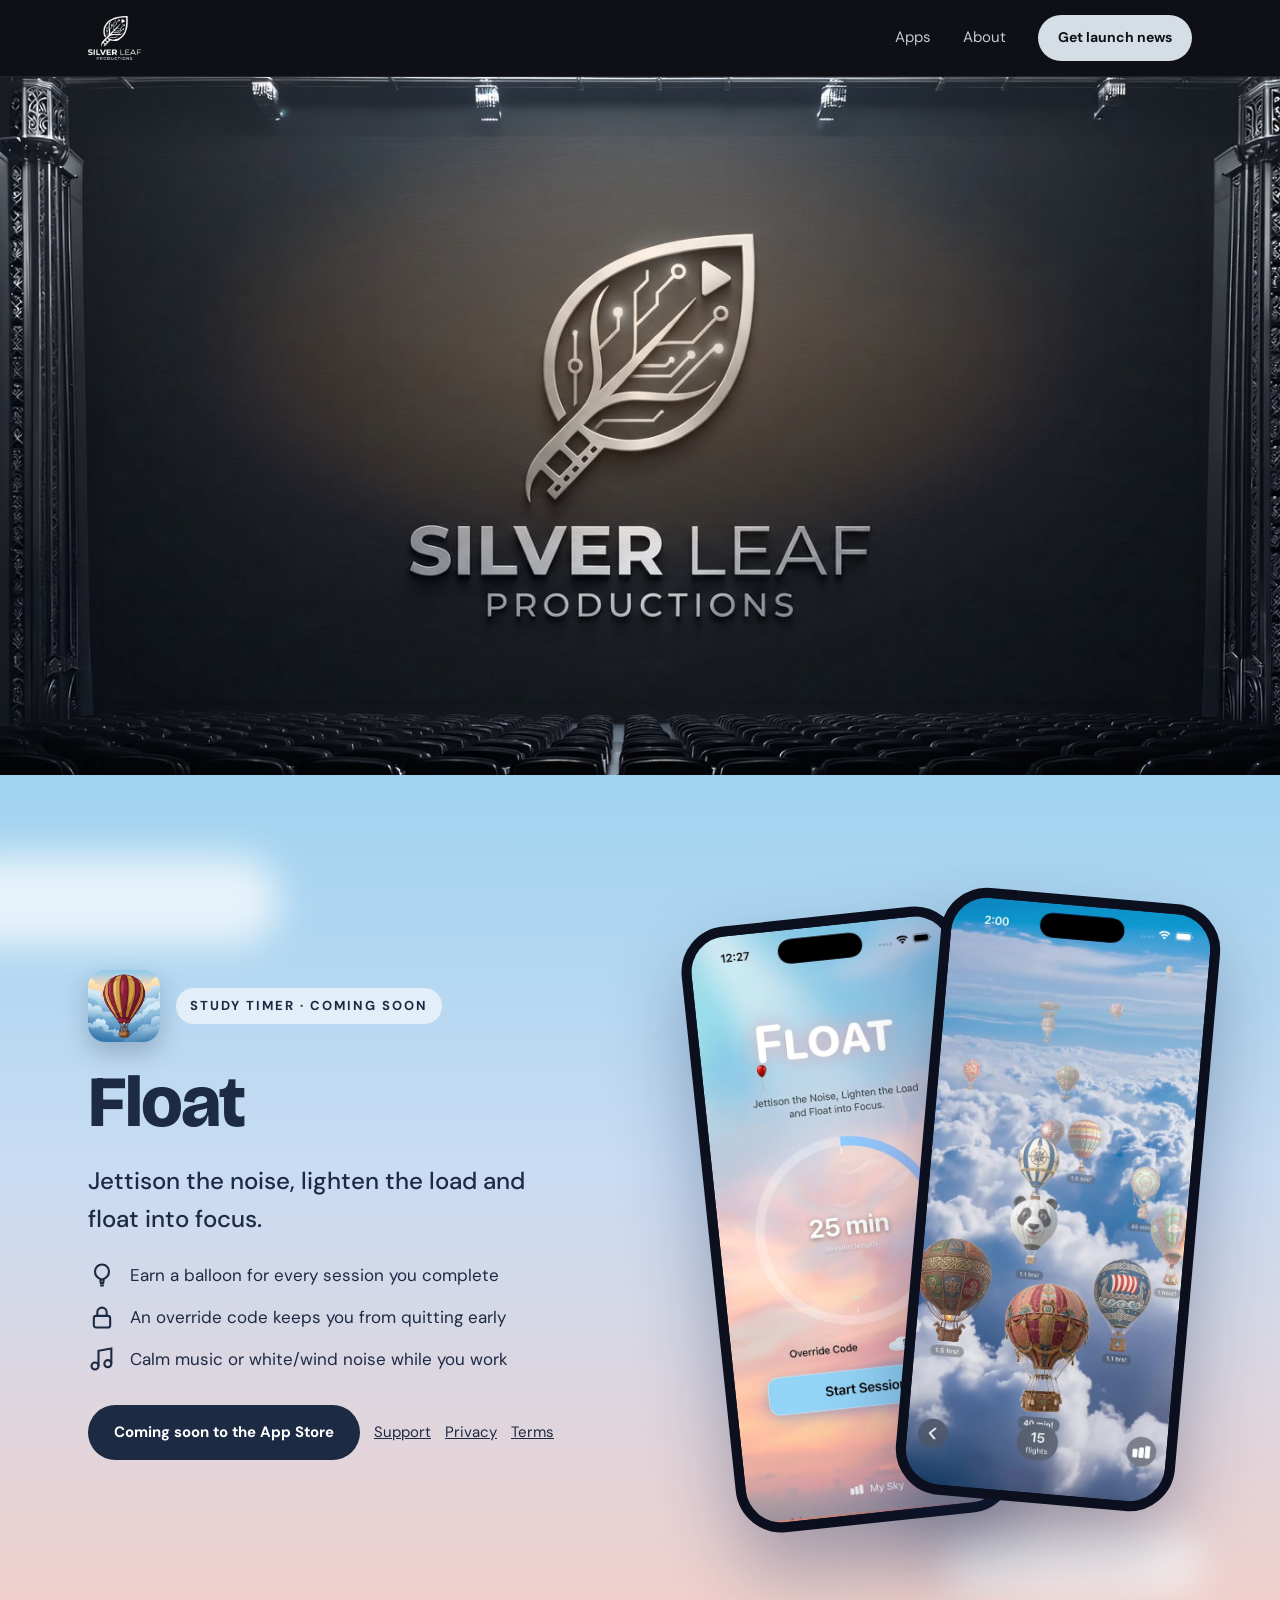
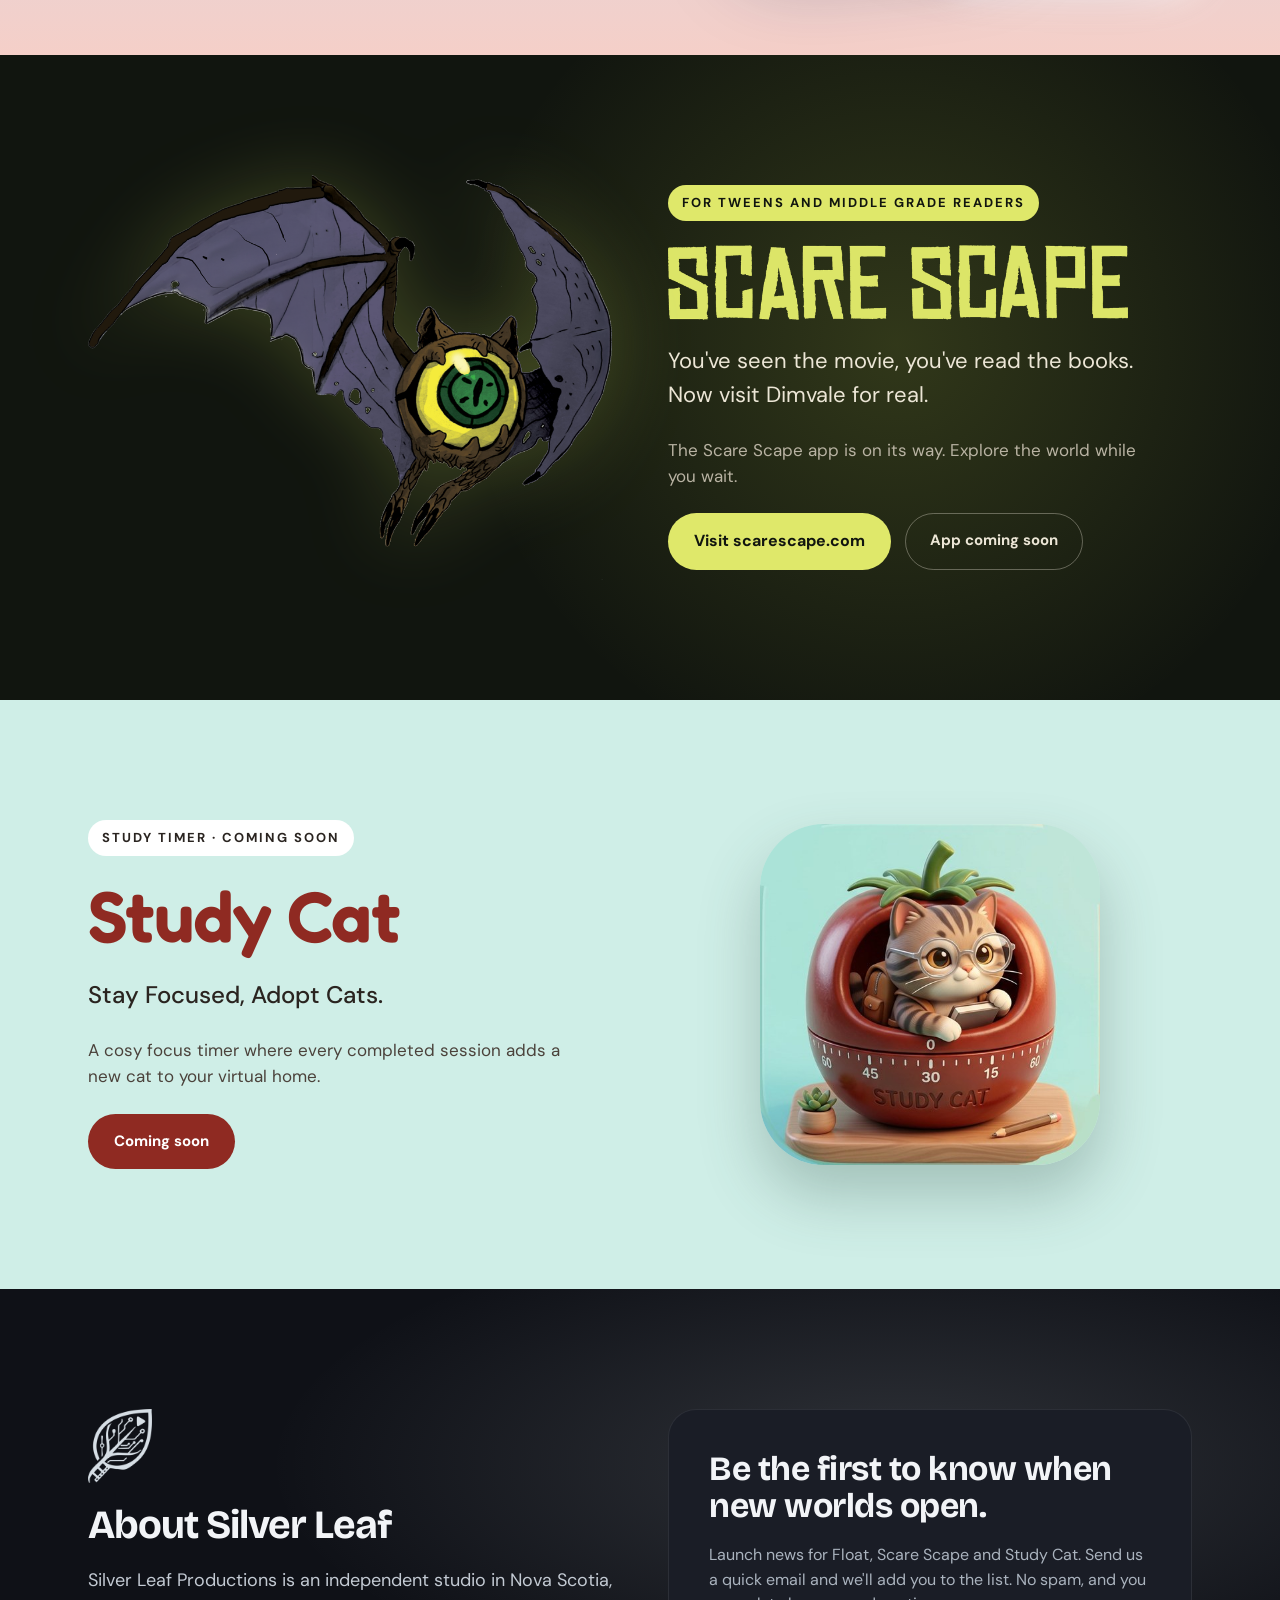
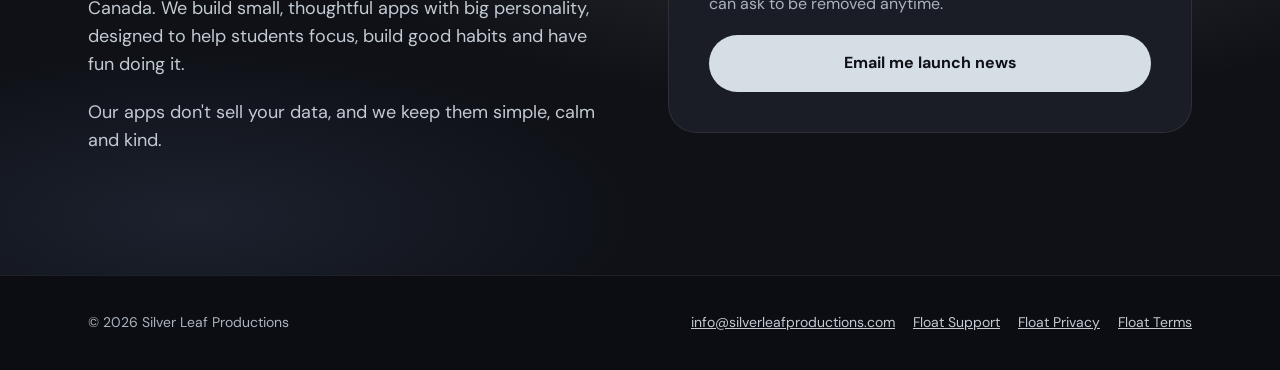
<file: index.html>
<!DOCTYPE html>
<html lang="en">
<head>
  <meta charset="UTF-8" />
  <meta name="viewport" content="width=device-width, initial-scale=1.0" />
  <title>Silver Leaf Productions</title>
  <meta name="description" content="Silver Leaf Productions is an independent app studio in Nova Scotia, Canada, making Float, Scare Scape and Study Cat." />
  <meta property="og:title" content="Silver Leaf Productions" />
  <meta property="og:description" content="Playful, thoughtful apps from an independent studio in Nova Scotia, Canada." />
  <meta property="og:image" content="https://silverleafproductions.com/assets/hero-logo.jpg" />
  <link rel="icon" type="image/png" sizes="32x32" href="assets/favicon-32.png" />
  <link rel="icon" type="image/png" sizes="48x48" href="assets/favicon-48.png" />
  <link rel="apple-touch-icon" href="assets/apple-touch-icon.png" />
  <link rel="preconnect" href="https://fonts.googleapis.com" />
  <link rel="preconnect" href="https://fonts.gstatic.com" crossorigin />
  <link href="https://fonts.googleapis.com/css2?family=Bricolage+Grotesque:opsz,wght@12..96,700;12..96,800&family=DM+Sans:wght@400;500;700&family=Fredoka:wght@600&display=swap" rel="stylesheet" />
  <style>
    *, *::before, *::after { box-sizing: border-box; }
    html { scroll-behavior: smooth; }
    body { margin: 0; font-family: 'DM Sans', system-ui, -apple-system, sans-serif; color: #f2f4f7; background: #0f1117; line-height: 1.55; }
    a { color: inherit; }
    img { max-width: 100%; }
    .wrap { width: 100%; max-width: 1200px; margin: 0 auto; padding: 0 48px; }
    .disp { font-family: 'Bricolage Grotesque', system-ui, sans-serif; }
    .two { display: grid; grid-template-columns: repeat(2, minmax(0, 1fr)); gap: 56px; align-items: center; }
    .h2 { font-size: 72px; line-height: 1; letter-spacing: -2px; margin: 0; }
    .pill { display: inline-block; font-size: 13px; letter-spacing: 2px; text-transform: uppercase; font-weight: 700; padding: 8px 14px; border-radius: 999px; }
    .btn { display: inline-block; text-decoration: none; font-weight: 700; padding: 16px 26px; border-radius: 999px; font-size: 16px; }
    .stack { display: flex; flex-direction: column; gap: 24px; align-items: flex-start; }
    .sec { padding: 120px 0; }
    .skip { position: absolute; left: -999px; top: 8px; background: #d6dee5; color: #0f1117; padding: 10px 16px; border-radius: 8px; z-index: 20; }
    .skip:focus { left: 8px; }

    /* NAV */
    header { position: sticky; top: 0; z-index: 10; background: rgba(15, 17, 23, 0.86); -webkit-backdrop-filter: blur(14px); backdrop-filter: blur(14px); border-bottom: 1px solid rgba(255, 255, 255, 0.08); }
    nav { display: flex; align-items: center; justify-content: space-between; height: 76px; }
    nav .logo img { height: 44px; width: auto; display: block; }
    .navlinks { display: flex; gap: 32px; align-items: center; }
    .navlinks a { text-decoration: none; color: #c3cad3; font-size: 15px; }
    .navlinks a:hover { color: #fff; }
    .navlinks .cta { background: #d6dee5; color: #0f1117; font-weight: 700; font-size: 14px; padding: 12px 20px; border-radius: 999px; }
    .navlinks .cta:hover { background: #fff; color: #0f1117; }

    /* HERO: cinema screen */
    .hero { position: relative; overflow: hidden; aspect-ratio: 1408 / 768; max-height: 88vh; width: 100%; background: #0f1117 url('assets/hero-logo.jpg') center / cover no-repeat; }
    .screen { position: absolute; left: 8%; right: 8%; top: 3%; bottom: 19%; overflow: hidden; pointer-events: none;
      -webkit-mask-image: radial-gradient(ellipse 60% 60% at 50% 48%, #000 55%, transparent 100%);
      mask-image: radial-gradient(ellipse 60% 60% at 50% 48%, #000 55%, transparent 100%); }
    .flick { position: absolute; inset: 0; background: radial-gradient(ellipse 55% 55% at 50% 45%, rgba(255,176,90,.22), rgba(255,150,70,.08) 60%, transparent 80%); mix-blend-mode: screen; animation: flick .25s steps(1, end) infinite; }
    @keyframes flick { 0% { opacity: .9 } 50% { opacity: .62 } 100% { opacity: .9 } }
    .roll { position: absolute; left: 0; right: 0; height: 26%; top: -30%; background: linear-gradient(180deg, transparent, rgba(255,215,160,.04) 35%, rgba(255,215,160,.08) 50%, rgba(255,215,160,.04) 65%, transparent); mix-blend-mode: screen; animation: roll 8s linear infinite; }
    @keyframes roll { 0% { top: -30% } 100% { top: 105% } }

    /* FLOAT */
    .float-bg { position: relative; overflow: hidden; color: #1d2a44; background: linear-gradient(180deg, #9fd3ef 0%, #c9dcf3 45%, #f5cfc8 100%); }
    .cloud { position: absolute; background: #fff; border-radius: 999px; filter: blur(18px); opacity: .7; }
    .features { display: flex; flex-direction: column; gap: 14px; font-size: 17px; }
    .features div { display: flex; gap: 14px; align-items: center; }
    .features svg { flex-shrink: 0; }
    .phones { position: relative; height: 640px; }
    .ph { position: absolute; width: 280px; height: 609px; border: 10px solid #0c0f1e; border-radius: 46px; overflow: hidden; box-shadow: 0 40px 80px rgba(20,40,80,.35); background: #0c0f1e; }
    .ph img, .ph video { width: 100%; height: 100%; object-fit: cover; display: block; }
    .ph1 { left: 40px; top: 20px; transform: rotate(-6deg); }
    .ph2 { left: 250px; top: 0; transform: rotate(5deg); }
    .bob { animation: bob 6s ease-in-out infinite; }
    .bob2 { animation: bob 7s ease-in-out -2s infinite; }
    @keyframes bob { 0%, 100% { translate: 0 0 } 50% { translate: 0 -14px } }
    .applinks { font-size: 15px; display: flex; gap: 14px; }

    /* SCARE SCAPE */
    .scare-bg { color: #ece6d6; background: radial-gradient(circle at 70% 45%, rgba(196,214,74,.18), transparent 45%), #11150f; }
    .bat { width: 100%; max-width: 560px; aspect-ratio: 900 / 695; background: url('assets/bat-blink-sprite.png') 0% 0 / 300% 100% no-repeat; filter: drop-shadow(0 0 40px rgba(214,230,90,.22)); animation: blinkseq 9s step-end infinite; }
    @keyframes blinkseq {
      0% { background-position: 0% 0 } 40% { background-position: 50% 0 } 40.7% { background-position: 100% 0 } 41.8% { background-position: 50% 0 } 42.5% { background-position: 0% 0 }
      85% { background-position: 50% 0 } 85.7% { background-position: 100% 0 } 86.8% { background-position: 50% 0 } 87.5% { background-position: 0% 0 }
      89% { background-position: 50% 0 } 89.7% { background-position: 100% 0 } 90.8% { background-position: 50% 0 } 91.5% { background-position: 0% 0 } 100% { background-position: 0% 0 } }

    /* STUDY CAT */
    .cat-bg { color: #2a2420; background: #cfeee7; }
    .tick { animation: tick 3s ease-in-out infinite; transform-origin: 50% 90%; }
    @keyframes tick { 0%, 100% { rotate: -2deg } 50% { rotate: 2deg } }

    /* ABOUT + SIGNUP */
    .studio { background: radial-gradient(ellipse 70% 60% at 70% 30%, rgba(214,222,229,.16), transparent 70%), radial-gradient(ellipse 50% 40% at 15% 90%, rgba(120,150,210,.12), transparent 70%), #0f1117; }
    .card { background: #1a1d26; border: 1px solid rgba(255,255,255,.08); border-radius: 28px; padding: 40px; display: flex; flex-direction: column; gap: 18px; }

    footer { border-top: 1px solid rgba(255,255,255,.08); background: #0b0d12; }
    .foot { display: flex; flex-wrap: wrap; gap: 20px; justify-content: space-between; align-items: center; padding-top: 36px; padding-bottom: 36px; font-size: 14px; color: #aab3be; }
    .foot a { color: #c3cad3; }
    .foot span { display: flex; gap: 18px; flex-wrap: wrap; }

    @media (max-width: 900px) {
      .wrap { padding: 0 20px; }
      .two { grid-template-columns: minmax(0, 1fr); gap: 40px; }
      .h2 { font-size: 52px; }
      .navlinks .tl { display: none; }
      .sec { padding: 72px 0; }
      .order-first { order: -1; }
      .phones { height: 470px; max-width: 360px; margin: 0 auto; width: 100%; }
      .ph { width: 200px; height: 435px; border-width: 8px; border-radius: 34px; }
      .ph1 { left: 0; top: 20px; }
      .ph2 { left: 150px; top: 0; }
      .card { padding: 28px; border-radius: 24px; }
      .foot { flex-direction: column; align-items: flex-start; gap: 16px; }
    }
    @media (prefers-reduced-motion: reduce) {
      html { scroll-behavior: auto; }
      .flick, .roll, .bob, .bob2, .bat, .tick { animation: none; }
      .roll { display: none; }
    }
  </style>
</head>
<body>
  <a class="skip" href="#apps">Skip to the apps</a>

  <header>
    <nav class="wrap" aria-label="Main">
      <a class="logo" href="#top"><img src="assets/logo-white.png" alt="Silver Leaf Productions" /></a>
      <div class="navlinks">
        <a class="tl" href="#apps">Apps</a>
        <a class="tl" href="#about">About</a>
        <a class="cta" href="#signup">Get launch news</a>
      </div>
    </nav>
  </header>

  <main>
    <!-- HERO: cinema screen -->
    <section id="top" class="hero" role="img" aria-label="Silver Leaf Productions logo on a cinema screen">
      <div class="screen" aria-hidden="true"><div class="flick"></div><div class="roll"></div></div>
    </section>

    <!-- FLOAT -->
    <section id="apps" class="float-bg sec">
      <div class="cloud" aria-hidden="true" style="width: 340px; height: 90px; left: -60px; top: 80px"></div>
      <div class="cloud" aria-hidden="true" style="width: 260px; height: 70px; right: 6%; bottom: 60px"></div>
      <div class="wrap two" style="position: relative">
        <div class="stack">
          <div style="display: flex; align-items: center; gap: 16px">
            <img src="assets/float-icon.jpg" alt="Float app icon" width="72" height="72" style="border-radius: 17px; box-shadow: 0 10px 24px rgba(29,42,68,.25)" />
            <span class="pill" style="background: rgba(255,255,255,.6)">Study timer · Coming soon</span>
          </div>
          <h2 class="disp h2" style="font-weight: 800">Float</h2>
          <p style="margin: 0; font-size: 24px; font-weight: 500; max-width: 480px">Jettison the noise, lighten the load and float into focus.</p>
          <div class="features">
            <div><svg width="28" height="28" viewBox="0 0 24 24" fill="none" stroke="#1d2a44" stroke-width="1.8" aria-hidden="true"><path d="M12 3a6 6 0 0 0-6 6c0 3.5 3 6 6 7 3-1 6-3.5 6-7a6 6 0 0 0-6-6Z"/><path d="M10.5 16 11 19h2l.5-3"/><path d="M10.5 21h3"/></svg><span>Earn a balloon for every session you complete</span></div>
            <div><svg width="28" height="28" viewBox="0 0 24 24" fill="none" stroke="#1d2a44" stroke-width="1.8" aria-hidden="true"><rect x="5" y="11" width="14" height="10" rx="2"/><path d="M8 11V8a4 4 0 0 1 8 0v3"/></svg><span>An override code keeps you from quitting early</span></div>
            <div><svg width="28" height="28" viewBox="0 0 24 24" fill="none" stroke="#1d2a44" stroke-width="1.8" aria-hidden="true"><path d="M9 18V5l11-2v13"/><circle cx="6" cy="18" r="3"/><circle cx="17" cy="16" r="3"/></svg><span>Calm music or white/wind noise while you work</span></div>
          </div>
          <div style="display: flex; gap: 14px; flex-wrap: wrap; align-items: center; margin-top: 8px">
            <span class="btn" style="background: #1d2a44; color: #fff; font-size: 15px">Coming soon to the App Store</span>
            <span class="applinks"><a href="float/support.html" style="color: #1d2a44">Support</a><a href="float/privacy.html" style="color: #1d2a44">Privacy</a><a href="float/terms.html" style="color: #1d2a44">Terms</a></span>
          </div>
        </div>
        <div class="phones order-first" aria-hidden="true">
          <div class="ph ph1 bob2"><img src="assets/float-home-day.jpg" alt="" loading="lazy" /></div>
          <div class="ph ph2 bob"><video src="assets/float-sky-loop.mp4" poster="assets/float-sky-poster.jpg" autoplay muted loop playsinline preload="metadata"></video></div>
        </div>
      </div>
    </section>

    <!-- SCARE SCAPE -->
    <section class="scare-bg sec">
      <div class="wrap two">
        <div style="display: flex; justify-content: center">
          <div class="bat" role="img" aria-label="The Scare Scape one-eyed bat"></div>
        </div>
        <div class="stack">
          <span class="pill" style="color: #11150f; background: #dfe86a">For tweens and middle grade readers</span>
          <h2 style="margin: 0; line-height: 0"><img src="assets/scarescape-title.png" alt="Scare Scape" width="460" height="75" style="width: 460px; max-width: 100%; height: auto; display: block" /></h2>
          <p style="margin: 0; font-size: 22px; max-width: 500px">You've seen the movie, you've read the books. Now visit Dimvale for real.</p>
          <p style="margin: 0; font-size: 17px; color: #b9b3a3; max-width: 500px">The Scare Scape app is on its way. Explore the world while you wait.</p>
          <div style="display: flex; gap: 14px; flex-wrap: wrap">
            <a class="btn" href="https://www.scarescape.com/" style="background: #dfe86a; color: #11150f">Visit scarescape.com</a>
            <span class="btn" style="border: 1.5px solid rgba(236,230,214,.35); font-size: 15px; padding: 15px 24px">App coming soon</span>
          </div>
        </div>
      </div>
    </section>

    <!-- STUDY CAT -->
    <section class="cat-bg sec">
      <div class="wrap two">
        <div class="stack">
          <span class="pill" style="background: #fff">Study timer · Coming soon</span>
          <h2 class="h2" style="font-family: 'Fredoka', sans-serif; font-weight: 600; color: #8f2a22; letter-spacing: -1px">Study Cat</h2>
          <p style="margin: 0; font-size: 24px; font-weight: 500; max-width: 480px">Stay Focused, Adopt Cats.</p>
          <p style="margin: 0; font-size: 17px; color: #4b423b; max-width: 480px">A cosy focus timer where every completed session adds a new cat to your virtual home.</p>
          <span class="btn" style="background: #8f2a22; color: #fff; font-size: 15px">Coming soon</span>
        </div>
        <div class="order-first" style="display: flex; justify-content: center">
          <img class="tick" src="assets/study-cat-icon.jpg" alt="Study Cat app icon: a cat with glasses in a tomato timer" width="340" height="340" loading="lazy" style="width: 340px; max-width: 80%; height: auto; border-radius: 64px; box-shadow: 0 30px 60px rgba(60,90,80,.3)" />
        </div>
      </div>
    </section>

    <!-- ABOUT + SIGNUP -->
    <section class="studio sec">
      <div class="wrap two" style="align-items: start">
        <div id="about" class="stack" style="gap: 20px">
          <img src="assets/leaf-silver.png" alt="" aria-hidden="true" style="width: 64px; height: auto" />
          <h2 class="disp" style="margin: 0; font-size: 40px; line-height: 1.1; font-weight: 700; letter-spacing: -1px">About Silver Leaf</h2>
          <p style="margin: 0; font-size: 18px; color: #c3cad3">Silver Leaf Productions is an independent studio in Nova Scotia, Canada. We build small, thoughtful apps with big personality, designed to help students focus, build good habits and have fun doing it.</p>
          <p style="margin: 0; font-size: 18px; color: #c3cad3">Our apps don't sell your data, and we keep them simple, calm and kind.</p>
        </div>
        <div id="signup" class="card">
          <h2 class="disp" style="margin: 0; font-size: 34px; line-height: 1.1; font-weight: 700; letter-spacing: -.5px">Be the first to know when new worlds open.</h2>
          <p style="margin: 0; color: #aab3be">Launch news for Float, Scare Scape and Study Cat. Send us a quick email and we'll add you to the list. No spam, and you can ask to be removed anytime.</p>
          <a class="btn" href="mailto:info@silverleafproductions.com?subject=Add%20me%20to%20Silver%20Leaf%20launch%20news" style="background: #d6dee5; color: #0f1117; text-align: center">Email me launch news</a>
        </div>
      </div>
    </section>
  </main>

  <footer>
    <div class="wrap foot">
      <span>© 2026 Silver Leaf Productions</span>
      <span><a href="mailto:info@silverleafproductions.com">info@silverleafproductions.com</a><a href="float/support.html">Float Support</a><a href="float/privacy.html">Float Privacy</a><a href="float/terms.html">Float Terms</a></span>
    </div>
  </footer>
</body>
</html>
</file>
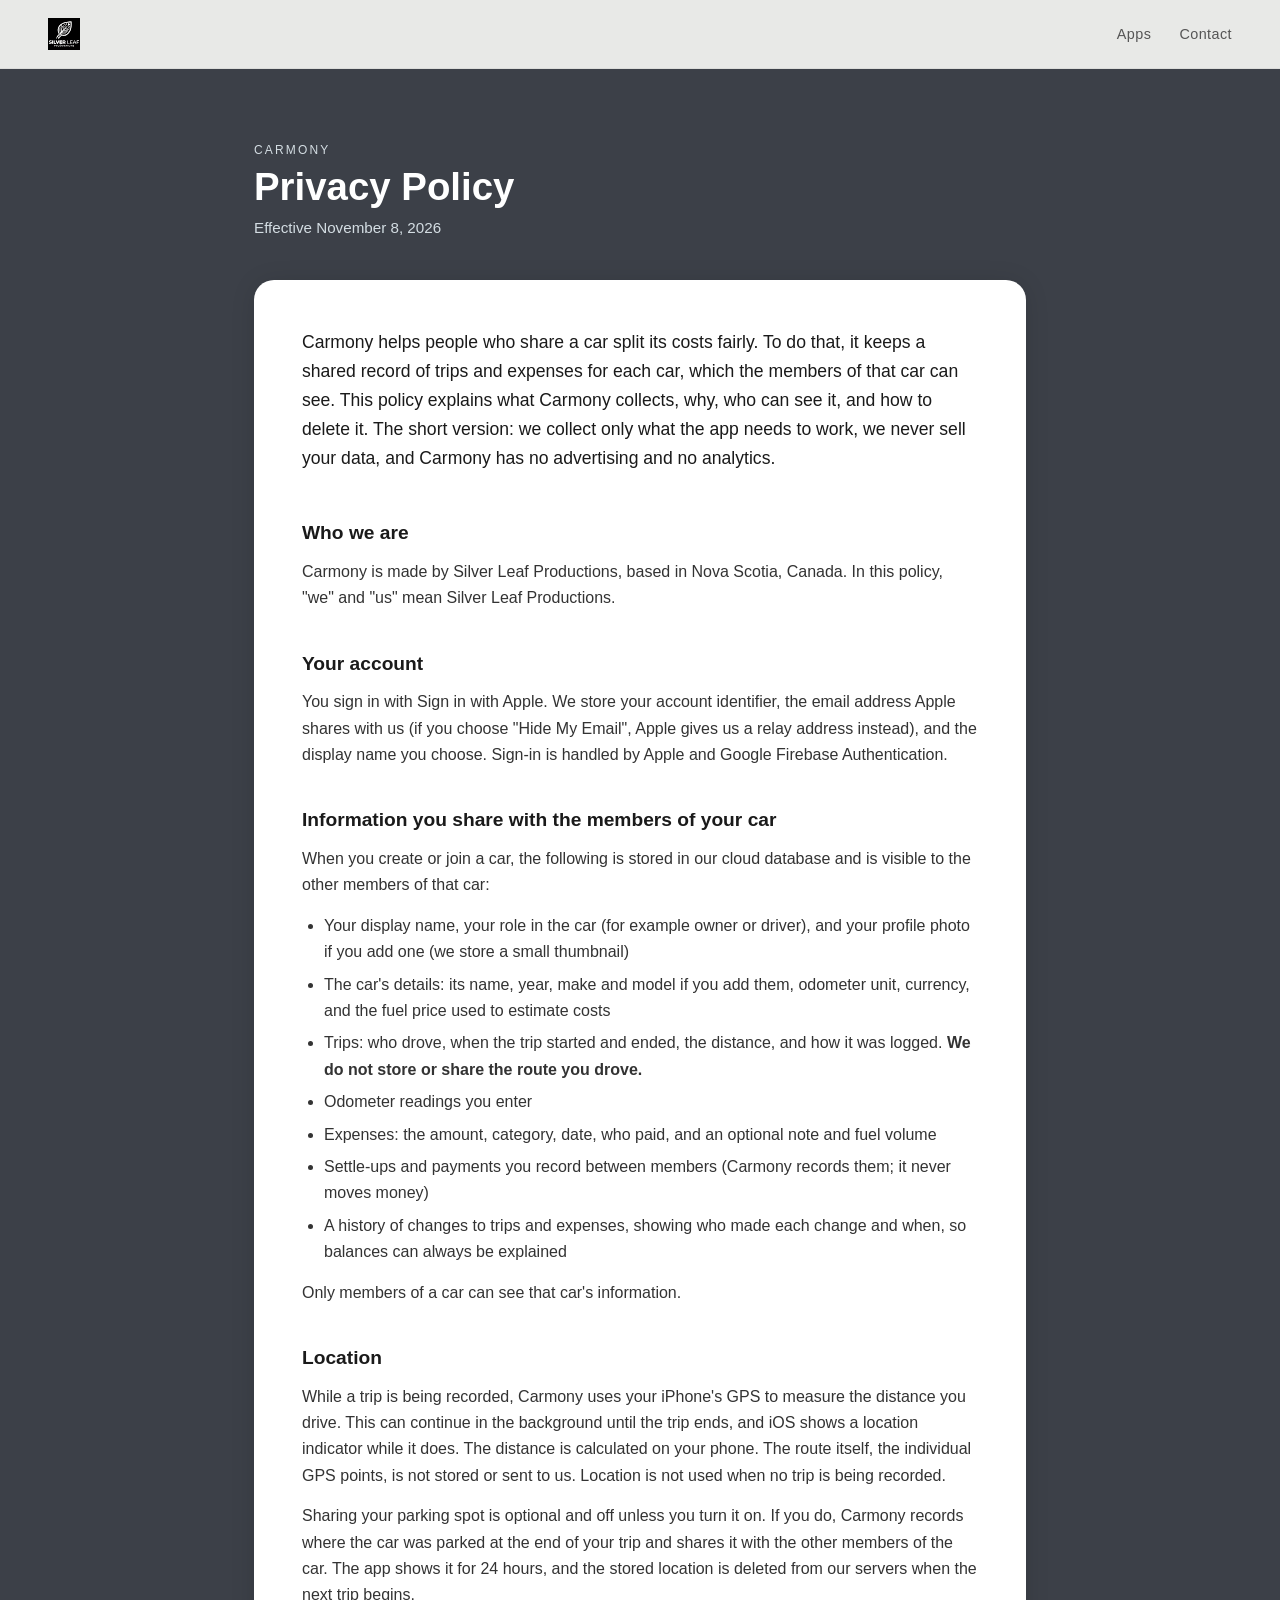
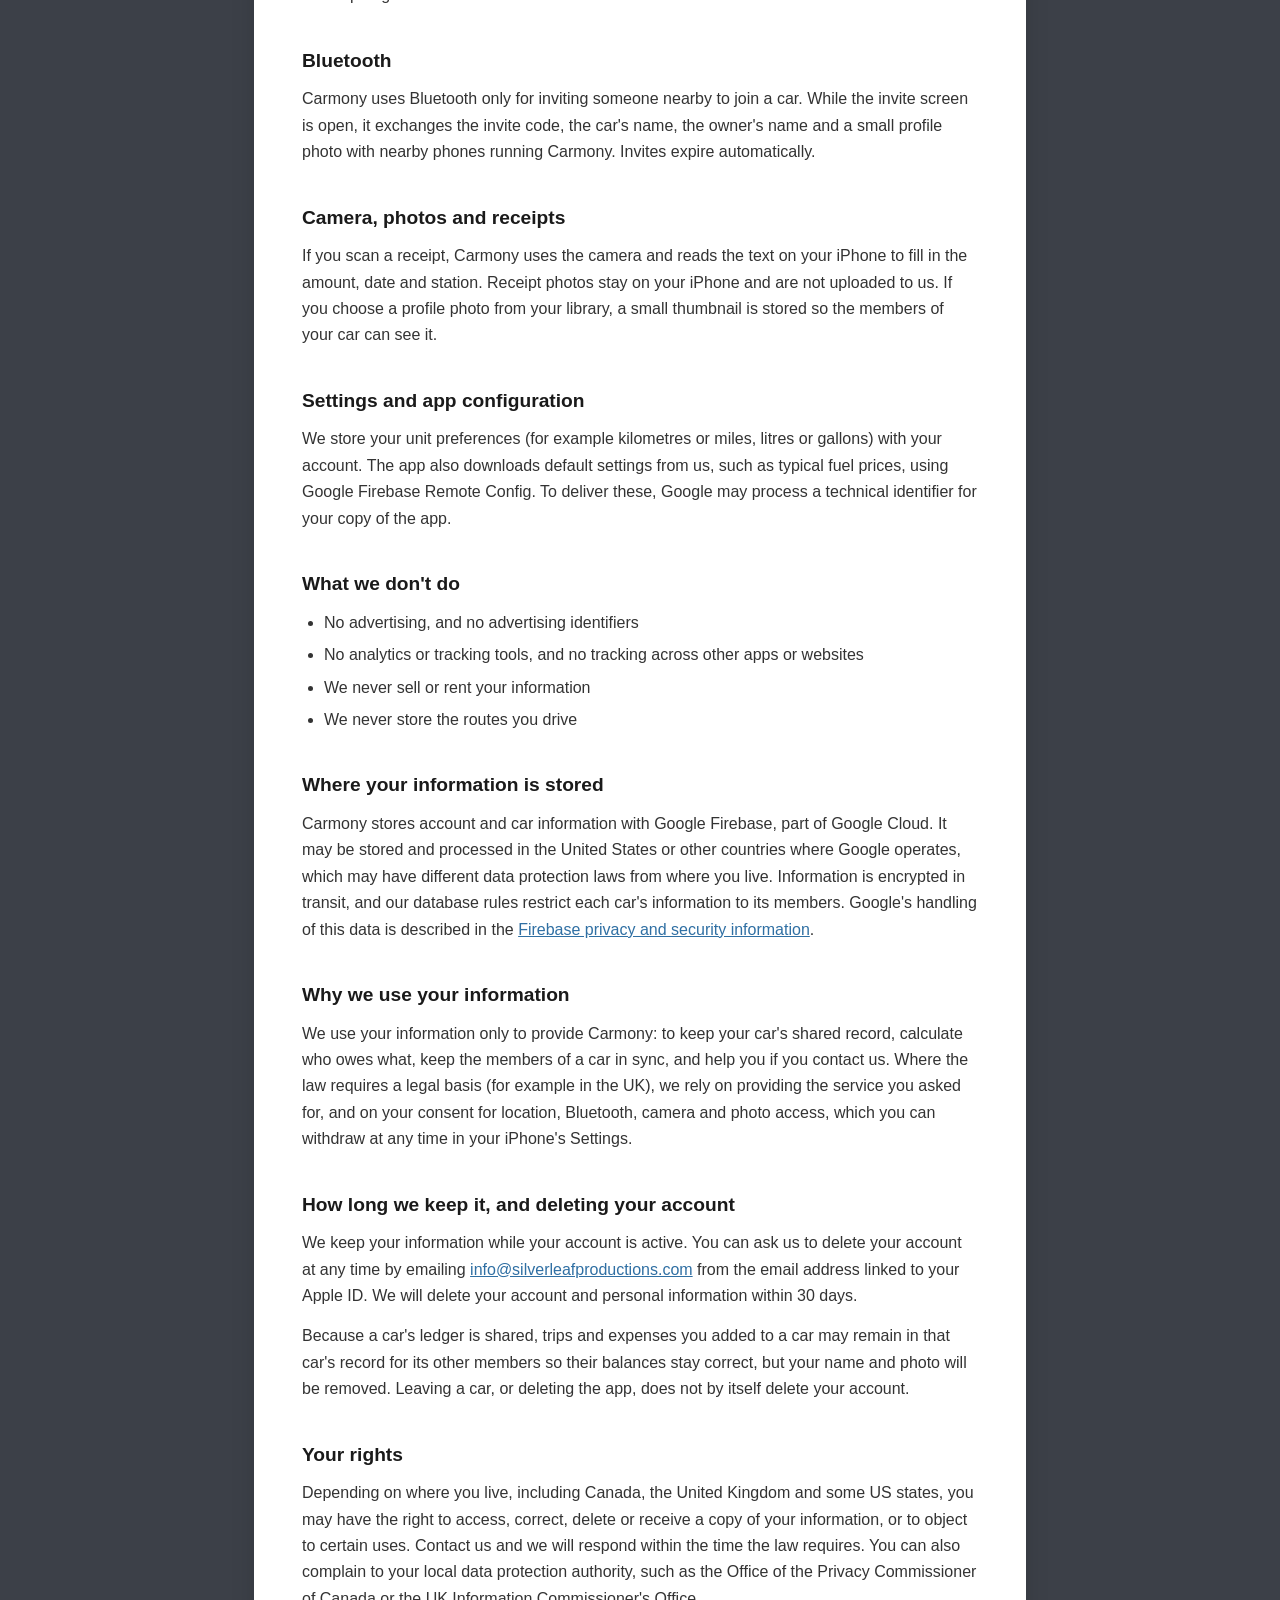
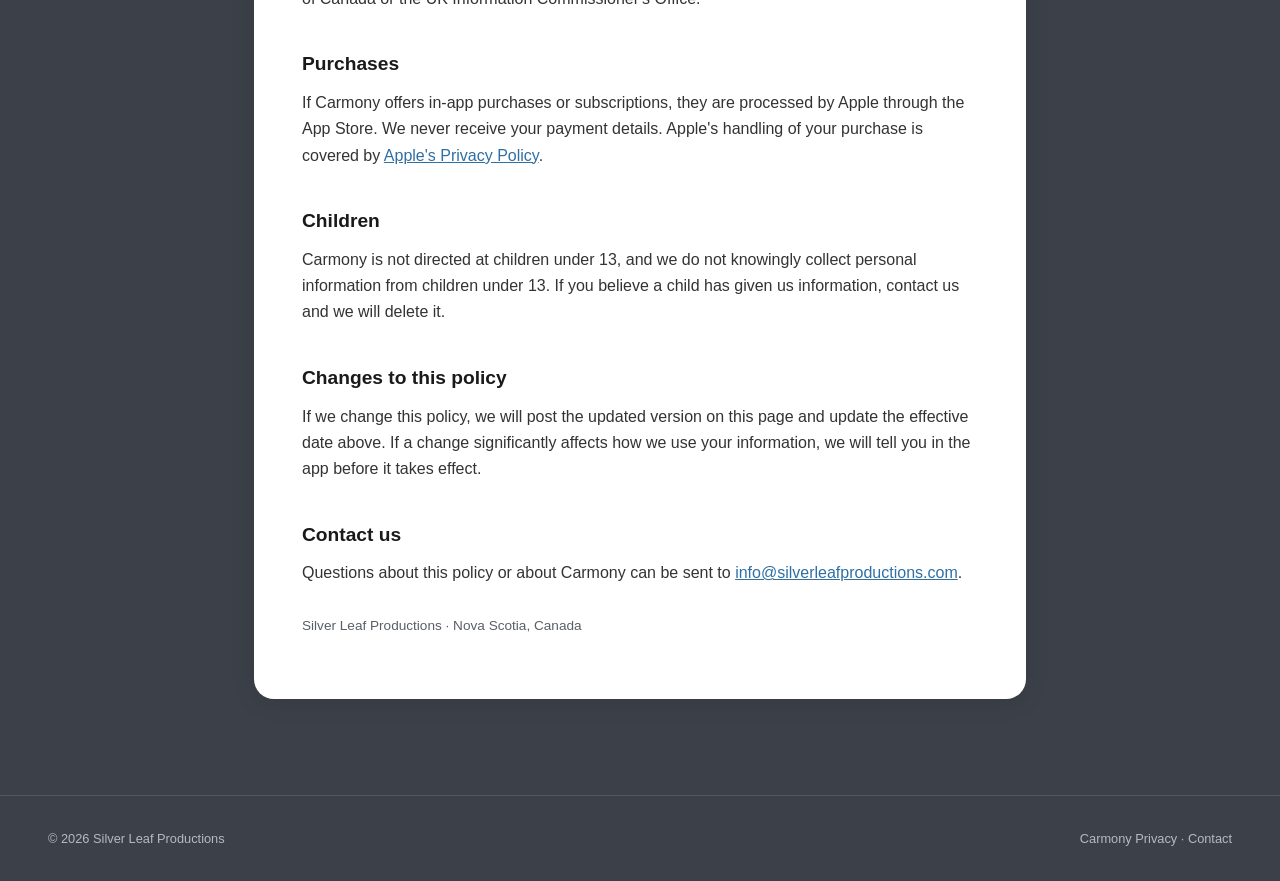
<file: carmony/privacy.html>
<!DOCTYPE html>
<html lang="en">
<head>
  <meta charset="UTF-8" />
  <meta name="viewport" content="width=device-width, initial-scale=1.0" />
  <title>Carmony Privacy Policy – Silver Leaf Productions</title>
  <meta name="description" content="Privacy policy for Carmony, the shared-car cost app by Silver Leaf Productions." />
  <link rel="icon" type="image/png" sizes="32x32" href="../assets/favicon-32.png" />
  <link rel="icon" type="image/png" sizes="48x48" href="../assets/favicon-48.png" />
  <link rel="apple-touch-icon" href="../assets/apple-touch-icon.png" />
  <link rel="stylesheet" href="carmony.css" />
</head>
<body>

  <nav>
    <a class="nav-logo" href="../">
      <img src="../Silver%20Leaf%20%20-%20Black%20and%20White.svg" alt="Silver Leaf Productions" />
    </a>
    <ul class="nav-links">
      <li><a href="../#apps">Apps</a></li>
      <li><a href="../#contact">Contact</a></li>
    </ul>
  </nav>

  <main class="page">
    <header class="page-head">
      <div>
        <p class="section-label">Carmony</p>
        <h1>Privacy Policy</h1>
        <p class="meta">Effective November 8, 2026</p>
      </div>
    </header>

    <article class="card prose">
      <p class="lead">
        Carmony helps people who share a car split its costs fairly. To do that, it keeps a shared
        record of trips and expenses for each car, which the members of that car can see. This policy
        explains what Carmony collects, why, who can see it, and how to delete it. The short version:
        we collect only what the app needs to work, we never sell your data, and Carmony has no
        advertising and no analytics.
      </p>

      <h2>Who we are</h2>
      <p>
        Carmony is made by Silver Leaf Productions, based in Nova Scotia, Canada. In this policy,
        "we" and "us" mean Silver Leaf Productions.
      </p>

      <h2>Your account</h2>
      <p>
        You sign in with Sign in with Apple. We store your account identifier, the email address
        Apple shares with us (if you choose "Hide My Email", Apple gives us a relay address instead),
        and the display name you choose. Sign-in is handled by Apple and Google Firebase
        Authentication.
      </p>

      <h2>Information you share with the members of your car</h2>
      <p>
        When you create or join a car, the following is stored in our cloud database and is visible to
        the other members of that car:
      </p>
      <ul>
        <li>Your display name, your role in the car (for example owner or driver), and your profile
          photo if you add one (we store a small thumbnail)</li>
        <li>The car's details: its name, year, make and model if you add them, odometer unit,
          currency, and the fuel price used to estimate costs</li>
        <li>Trips: who drove, when the trip started and ended, the distance, and how it was logged.
          <strong>We do not store or share the route you drove.</strong></li>
        <li>Odometer readings you enter</li>
        <li>Expenses: the amount, category, date, who paid, and an optional note and fuel volume</li>
        <li>Settle-ups and payments you record between members (Carmony records them; it never moves
          money)</li>
        <li>A history of changes to trips and expenses, showing who made each change and when, so
          balances can always be explained</li>
      </ul>
      <p>Only members of a car can see that car's information.</p>

      <h2>Location</h2>
      <p>
        While a trip is being recorded, Carmony uses your iPhone's GPS to measure the distance you
        drive. This can continue in the background until the trip ends, and iOS shows a location
        indicator while it does. The distance is calculated on your phone. The route itself, the
        individual GPS points, is not stored or sent to us. Location is not used when no trip is
        being recorded.
      </p>
      <p>
        Sharing your parking spot is optional and off unless you turn it on. If you do, Carmony
        records where the car was parked at the end of your trip and shares it with the other members
        of the car. The app shows it for 24 hours, and the stored location is deleted from our servers
        when the next trip begins.
      </p>

      <h2>Bluetooth</h2>
      <p>
        Carmony uses Bluetooth only for inviting someone nearby to join a car. While the invite screen
        is open, it exchanges the invite code, the car's name, the owner's name and a small profile
        photo with nearby phones running Carmony. Invites expire automatically.
      </p>

      <h2>Camera, photos and receipts</h2>
      <p>
        If you scan a receipt, Carmony uses the camera and reads the text on your iPhone to fill in
        the amount, date and station. Receipt photos stay on your iPhone and are not uploaded to us.
        If you choose a profile photo from your library, a small thumbnail is stored so the members of
        your car can see it.
      </p>

      <h2>Settings and app configuration</h2>
      <p>
        We store your unit preferences (for example kilometres or miles, litres or gallons) with your
        account. The app also downloads default settings from us, such as typical fuel prices, using
        Google Firebase Remote Config. To deliver these, Google may process a technical identifier for
        your copy of the app.
      </p>

      <h2>What we don't do</h2>
      <ul>
        <li>No advertising, and no advertising identifiers</li>
        <li>No analytics or tracking tools, and no tracking across other apps or websites</li>
        <li>We never sell or rent your information</li>
        <li>We never store the routes you drive</li>
      </ul>

      <h2>Where your information is stored</h2>
      <p>
        Carmony stores account and car information with Google Firebase, part of Google Cloud. It may
        be stored and processed in the United States or other countries where Google operates, which
        may have different data protection laws from where you live. Information is encrypted in
        transit, and our database rules restrict each car's information to its members. Google's
        handling of this data is described in the
        <a href="https://firebase.google.com/support/privacy" target="_blank" rel="noopener">Firebase privacy and security information</a>.
      </p>

      <h2>Why we use your information</h2>
      <p>
        We use your information only to provide Carmony: to keep your car's shared record, calculate
        who owes what, keep the members of a car in sync, and help you if you contact us. Where the law
        requires a legal basis (for example in the UK), we rely on providing the service you asked
        for, and on your consent for location, Bluetooth, camera and photo access, which you can
        withdraw at any time in your iPhone's Settings.
      </p>

      <h2>How long we keep it, and deleting your account</h2>
      <p>
        We keep your information while your account is active. You can ask us to delete your account
        at any time by emailing
        <a href="mailto:info@silverleafproductions.com">info@silverleafproductions.com</a> from the
        email address linked to your Apple ID. We will delete
        your account and personal information within 30 days.
      </p>
      <p>
        Because a car's ledger is shared, trips and expenses you added to a car may remain in that
        car's record for its other members so their balances stay correct, but your name and photo
        will be removed. Leaving a car, or deleting the app, does not by itself delete your account.
      </p>

      <h2>Your rights</h2>
      <p>
        Depending on where you live, including Canada, the United Kingdom and some US states, you may
        have the right to access, correct, delete or receive a copy of your information, or to object
        to certain uses. Contact us and we will respond within the time the law requires. You can also
        complain to your local data protection authority, such as the Office of the Privacy
        Commissioner of Canada or the UK Information Commissioner's Office.
      </p>

      <h2>Purchases</h2>
      <p>
        If Carmony offers in-app purchases or subscriptions, they are processed by Apple through the
        App Store. We never receive your payment details. Apple's handling of your purchase is covered
        by <a href="https://www.apple.com/legal/privacy/" target="_blank" rel="noopener">Apple's Privacy Policy</a>.
      </p>

      <h2>Children</h2>
      <p>
        Carmony is not directed at children under 13, and we do not knowingly collect personal
        information from children under 13. If you believe a child has given us information, contact
        us and we will delete it.
      </p>

      <h2>Changes to this policy</h2>
      <p>
        If we change this policy, we will post the updated version on this page and update the
        effective date above. If a change significantly affects how we use your information, we will
        tell you in the app before it takes effect.
      </p>

      <h2>Contact us</h2>
      <p>
        Questions about this policy or about Carmony can be sent to
        <a href="mailto:info@silverleafproductions.com">info@silverleafproductions.com</a>.
      </p>
      <p class="fine">Silver Leaf Productions · Nova Scotia, Canada</p>
    </article>
  </main>

  <footer>
    <span>© 2026 Silver Leaf Productions</span>
    <span><a href="privacy.html">Carmony Privacy</a> · <a href="../#contact">Contact</a></span>
  </footer>

</body>
</html>
</file>
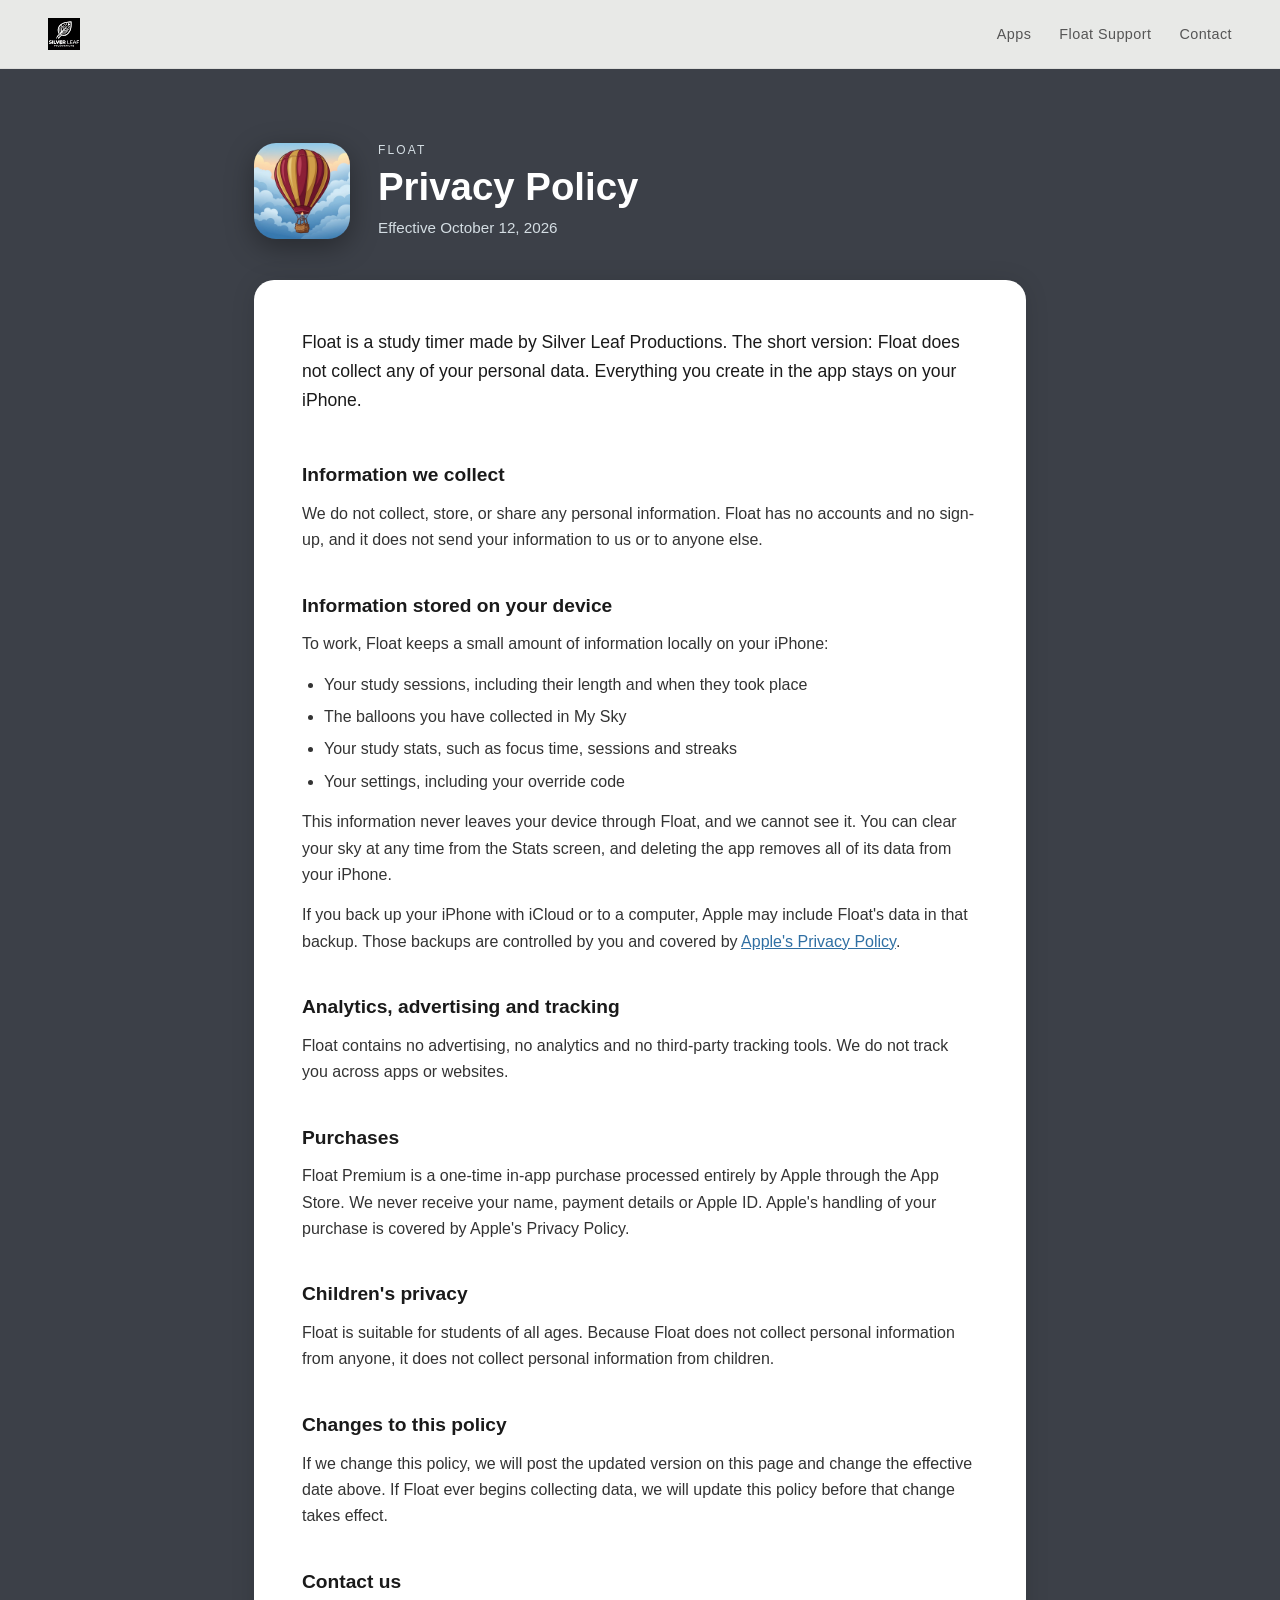
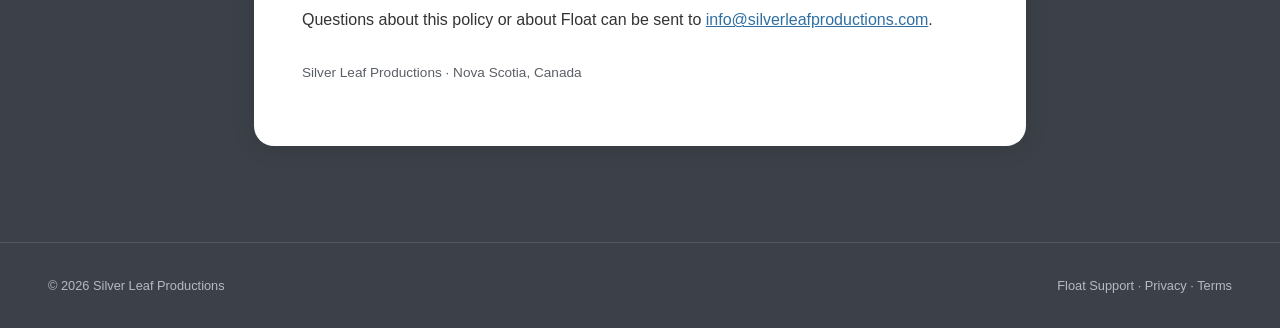
<file: float/privacy.html>
<!DOCTYPE html>
<html lang="en">
<head>
  <meta charset="UTF-8" />
  <meta name="viewport" content="width=device-width, initial-scale=1.0" />
  <title>Float Privacy Policy – Silver Leaf Productions</title>
  <meta name="description" content="Privacy policy for Float, the calm study timer by Silver Leaf Productions." />
  <link rel="icon" type="image/png" sizes="32x32" href="../assets/favicon-32.png" />
  <link rel="icon" type="image/png" sizes="48x48" href="../assets/favicon-48.png" />
  <link rel="apple-touch-icon" href="../assets/apple-touch-icon.png" />
  <link rel="stylesheet" href="float.css" />
</head>
<body>

  <nav>
    <a class="nav-logo" href="../">
      <img src="../Silver%20Leaf%20%20-%20Black%20and%20White.svg" alt="Silver Leaf Productions" />
    </a>
    <ul class="nav-links">
      <li><a href="../#apps">Apps</a></li>
      <li><a href="support.html">Float Support</a></li>
      <li><a href="../#contact">Contact</a></li>
    </ul>
  </nav>

  <main class="page">
    <header class="page-head">
      <img src="../float-icon.png" class="page-icon" alt="Float app icon" />
      <div>
        <p class="section-label">Float</p>
        <h1>Privacy Policy</h1>
        <p class="meta">Effective October 12, 2026</p>
      </div>
    </header>

    <article class="card prose">
      <p class="lead">
        Float is a study timer made by Silver Leaf Productions. The short version: Float does not
        collect any of your personal data. Everything you create in the app stays on your iPhone.
      </p>

      <h2>Information we collect</h2>
      <p>
        We do not collect, store, or share any personal information. Float has no accounts and no
        sign-up, and it does not send your information to us or to anyone else.
      </p>

      <h2>Information stored on your device</h2>
      <p>To work, Float keeps a small amount of information locally on your iPhone:</p>
      <ul>
        <li>Your study sessions, including their length and when they took place</li>
        <li>The balloons you have collected in My Sky</li>
        <li>Your study stats, such as focus time, sessions and streaks</li>
        <li>Your settings, including your override code</li>
      </ul>
      <p>
        This information never leaves your device through Float, and we cannot see it. You can clear
        your sky at any time from the Stats screen, and deleting the app removes all of its data from
        your iPhone.
      </p>
      <p>
        If you back up your iPhone with iCloud or to a computer, Apple may include Float's data in
        that backup. Those backups are controlled by you and covered by
        <a href="https://www.apple.com/legal/privacy/" target="_blank" rel="noopener">Apple's Privacy Policy</a>.
      </p>

      <h2>Analytics, advertising and tracking</h2>
      <p>
        Float contains no advertising, no analytics and no third-party tracking tools. We do not
        track you across apps or websites.
      </p>

      <h2>Purchases</h2>
      <p>
        Float Premium is a one-time in-app purchase processed entirely by Apple through the App Store.
        We never receive your name, payment details or Apple ID. Apple's handling of your purchase is
        covered by Apple's Privacy Policy.
      </p>

      <h2>Children's privacy</h2>
      <p>
        Float is suitable for students of all ages. Because Float does not collect personal
        information from anyone, it does not collect personal information from children.
      </p>

      <h2>Changes to this policy</h2>
      <p>
        If we change this policy, we will post the updated version on this page and change the
        effective date above. If Float ever begins collecting data, we will update this policy before
        that change takes effect.
      </p>

      <h2>Contact us</h2>
      <p>
        Questions about this policy or about Float can be sent to
        <a href="mailto:info@silverleafproductions.com">info@silverleafproductions.com</a>.
      </p>
      <p class="fine">Silver Leaf Productions · Nova Scotia, Canada</p>
    </article>
  </main>

  <footer>
    <span>© 2026 Silver Leaf Productions</span>
    <span><a href="support.html">Float Support</a> · <a href="privacy.html">Privacy</a> · <a href="terms.html">Terms</a></span>
  </footer>

</body>
</html>
</file>
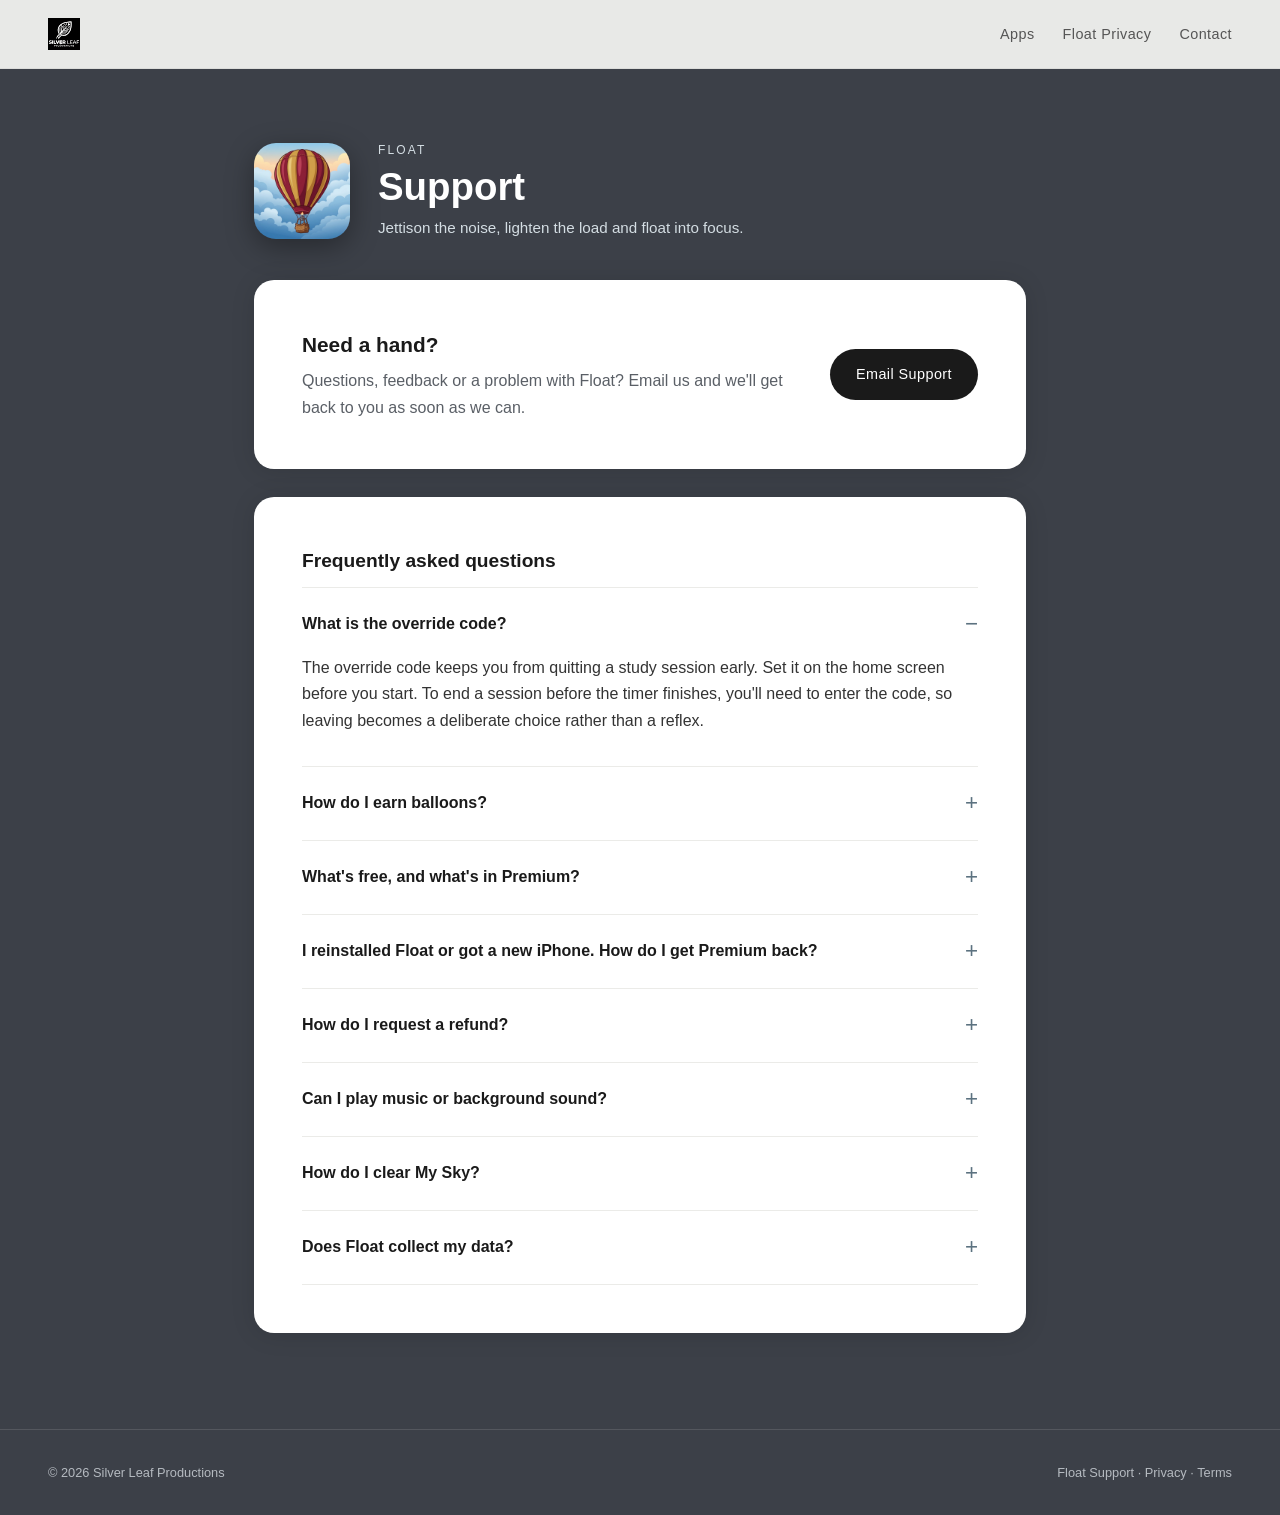
<file: float/support.html>
<!DOCTYPE html>
<html lang="en">
<head>
  <meta charset="UTF-8" />
  <meta name="viewport" content="width=device-width, initial-scale=1.0" />
  <title>Float Support – Silver Leaf Productions</title>
  <meta name="description" content="Help and support for Float, the calm study timer by Silver Leaf Productions." />
  <link rel="icon" type="image/png" sizes="32x32" href="../assets/favicon-32.png" />
  <link rel="icon" type="image/png" sizes="48x48" href="../assets/favicon-48.png" />
  <link rel="apple-touch-icon" href="../assets/apple-touch-icon.png" />
  <link rel="stylesheet" href="float.css" />
</head>
<body>

  <nav>
    <a class="nav-logo" href="../">
      <img src="../Silver%20Leaf%20%20-%20Black%20and%20White.svg" alt="Silver Leaf Productions" />
    </a>
    <ul class="nav-links">
      <li><a href="../#apps">Apps</a></li>
      <li><a href="privacy.html">Float Privacy</a></li>
      <li><a href="../#contact">Contact</a></li>
    </ul>
  </nav>

  <main class="page">
    <header class="page-head">
      <img src="../float-icon.png" class="page-icon" alt="Float app icon" />
      <div>
        <p class="section-label">Float</p>
        <h1>Support</h1>
        <p class="meta">Jettison the noise, lighten the load and float into focus.</p>
      </div>
    </header>

    <section class="card contact-card">
      <div>
        <h2>Need a hand?</h2>
        <p>Questions, feedback or a problem with Float? Email us and we'll get back to you as soon as we can.</p>
      </div>
      <a class="btn" href="mailto:info@silverleafproductions.com?subject=Float%20Support">Email Support</a>
    </section>

    <section class="card prose">
      <h2>Frequently asked questions</h2>

      <details open>
        <summary>What is the override code?</summary>
        <p>
          The override code keeps you from quitting a study session early. Set it on the home screen
          before you start. To end a session before the timer finishes, you'll need to enter the code,
          so leaving becomes a deliberate choice rather than a reflex.
        </p>
      </details>

      <details>
        <summary>How do I earn balloons?</summary>
        <p>
          Every study session you complete launches a new balloon into My Sky. Tap My Sky on the home
          screen to see your collection.
        </p>
      </details>

      <details>
        <summary>What's free, and what's in Premium?</summary>
        <p>
          Float is free to download, and your first 5 balloons are free. Float Premium is a single
          one-time purchase with no subscription. It lets you keep collecting endless balloons and
          unlocks your full study stats, with weekly, monthly and yearly records.
        </p>
      </details>

      <details>
        <summary>I reinstalled Float or got a new iPhone. How do I get Premium back?</summary>
        <p>
          Sign in with the same Apple ID you used to buy Premium, then use Restore Purchases in Float.
          You won't be charged again.
        </p>
      </details>

      <details>
        <summary>How do I request a refund?</summary>
        <p>
          App Store purchases are refunded by Apple. Visit
          <a href="https://reportaproblem.apple.com" target="_blank" rel="noopener">reportaproblem.apple.com</a>,
          sign in with your Apple ID, and select Float.
        </p>
      </details>

      <details>
        <summary>Can I play music or background sound?</summary>
        <p>
          Yes. During a session, tap the music button to play calm music or gentle white/wind noise, or
          leave it off and work in silence.
        </p>
      </details>

      <details>
        <summary>How do I clear My Sky?</summary>
        <p>
          Open Stats from the home screen and tap Clear My Sky. This can't be undone.
        </p>
      </details>

      <details>
        <summary>Does Float collect my data?</summary>
        <p>
          No. Your sessions, balloons and stats are stored only on your iPhone. Read our
          <a href="privacy.html">Privacy Policy</a> for details.
        </p>
      </details>
    </section>
  </main>

  <footer>
    <span>© 2026 Silver Leaf Productions</span>
    <span><a href="support.html">Float Support</a> · <a href="privacy.html">Privacy</a> · <a href="terms.html">Terms</a></span>
  </footer>

</body>
</html>
</file>
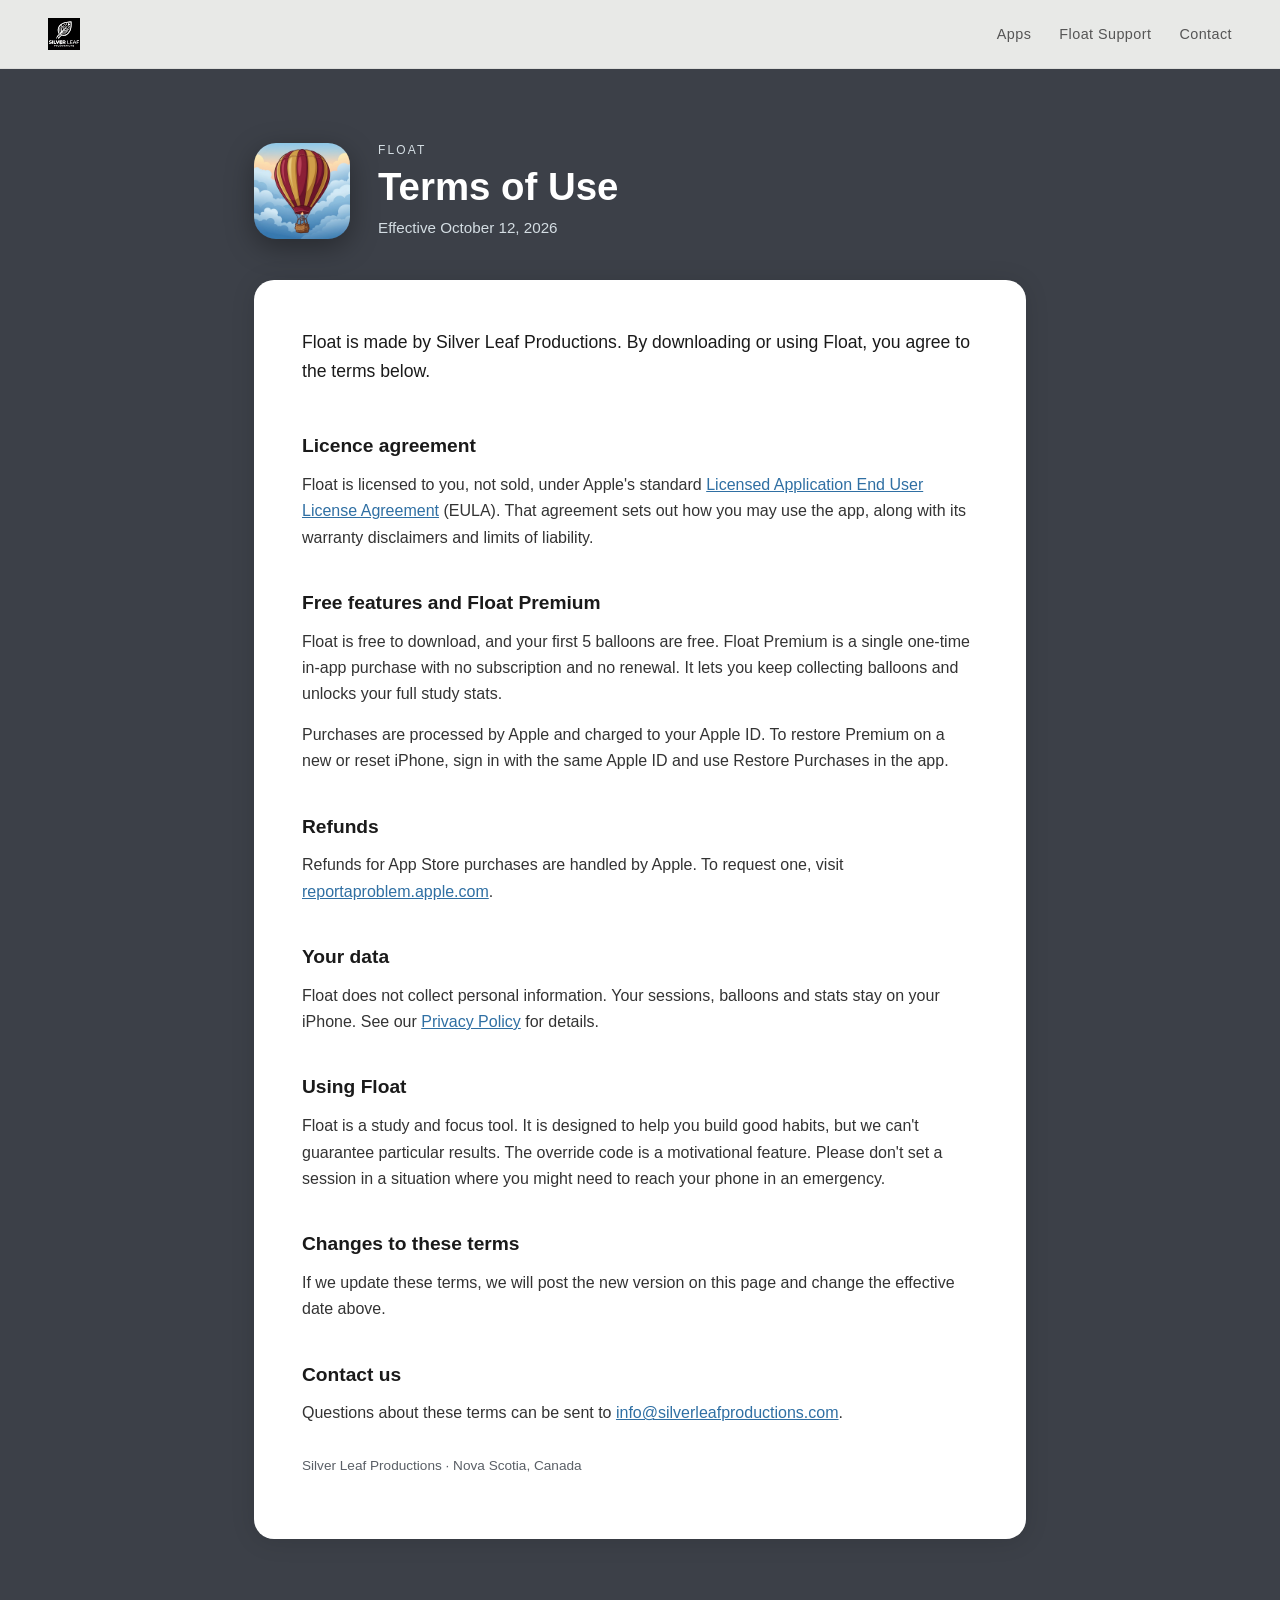
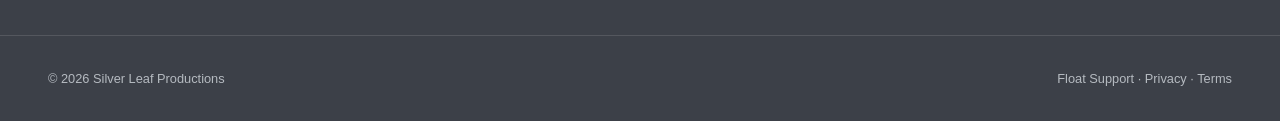
<file: float/terms.html>
<!DOCTYPE html>
<html lang="en">
<head>
  <meta charset="UTF-8" />
  <meta name="viewport" content="width=device-width, initial-scale=1.0" />
  <title>Float Terms of Use – Silver Leaf Productions</title>
  <meta name="description" content="Terms of use for Float, the calm study timer by Silver Leaf Productions." />
  <link rel="icon" type="image/png" sizes="32x32" href="../assets/favicon-32.png" />
  <link rel="icon" type="image/png" sizes="48x48" href="../assets/favicon-48.png" />
  <link rel="apple-touch-icon" href="../assets/apple-touch-icon.png" />
  <link rel="stylesheet" href="float.css" />
</head>
<body>

  <nav>
    <a class="nav-logo" href="../">
      <img src="../Silver%20Leaf%20%20-%20Black%20and%20White.svg" alt="Silver Leaf Productions" />
    </a>
    <ul class="nav-links">
      <li><a href="../#apps">Apps</a></li>
      <li><a href="support.html">Float Support</a></li>
      <li><a href="../#contact">Contact</a></li>
    </ul>
  </nav>

  <main class="page">
    <header class="page-head">
      <img src="../float-icon.png" class="page-icon" alt="Float app icon" />
      <div>
        <p class="section-label">Float</p>
        <h1>Terms of Use</h1>
        <p class="meta">Effective October 12, 2026</p>
      </div>
    </header>

    <article class="card prose">
      <p class="lead">
        Float is made by Silver Leaf Productions. By downloading or using Float, you agree to the
        terms below.
      </p>

      <h2>Licence agreement</h2>
      <p>
        Float is licensed to you, not sold, under Apple's standard
        <a href="https://www.apple.com/legal/internet-services/itunes/dev/stdeula/" target="_blank" rel="noopener">Licensed Application End User License Agreement</a>
        (EULA). That agreement sets out how you may use the app, along with its warranty
        disclaimers and limits of liability.
      </p>

      <h2>Free features and Float Premium</h2>
      <p>
        Float is free to download, and your first 5 balloons are free. Float Premium is a single
        one-time in-app purchase with no subscription and no renewal. It lets you keep collecting
        balloons and unlocks your full study stats.
      </p>
      <p>
        Purchases are processed by Apple and charged to your Apple ID. To restore Premium on a new
        or reset iPhone, sign in with the same Apple ID and use Restore Purchases in the app.
      </p>

      <h2>Refunds</h2>
      <p>
        Refunds for App Store purchases are handled by Apple. To request one, visit
        <a href="https://reportaproblem.apple.com" target="_blank" rel="noopener">reportaproblem.apple.com</a>.
      </p>

      <h2>Your data</h2>
      <p>
        Float does not collect personal information. Your sessions, balloons and stats stay on your
        iPhone. See our <a href="privacy.html">Privacy Policy</a> for details.
      </p>

      <h2>Using Float</h2>
      <p>
        Float is a study and focus tool. It is designed to help you build good habits, but we can't
        guarantee particular results. The override code is a motivational feature. Please don't set
        a session in a situation where you might need to reach your phone in an emergency.
      </p>

      <h2>Changes to these terms</h2>
      <p>
        If we update these terms, we will post the new version on this page and change the
        effective date above.
      </p>

      <h2>Contact us</h2>
      <p>
        Questions about these terms can be sent to
        <a href="mailto:info@silverleafproductions.com">info@silverleafproductions.com</a>.
      </p>
      <p class="fine">Silver Leaf Productions · Nova Scotia, Canada</p>
    </article>
  </main>

  <footer>
    <span>© 2026 Silver Leaf Productions</span>
    <span><a href="support.html">Float Support</a> · <a href="privacy.html">Privacy</a> · <a href="terms.html">Terms</a></span>
  </footer>

</body>
</html>
</file>
<file: carmony/carmony.css>
*, *::before, *::after { box-sizing: border-box; margin: 0; padding: 0; }

:root {
  --silver: #9eadb8;
  --silver-light: #d4dde3;
  --silver-dark: #5c7280;
  --sky: #2f6fa3;
  --text: #1a1a1a;
  --muted: #5a5f66;
  --bg: #3c4048;
}

body {
  font-family: -apple-system, BlinkMacSystemFont, "Segoe UI", Helvetica, Arial, sans-serif;
  background: var(--bg);
  color: var(--text);
  line-height: 1.65;
}

/* NAV (matches the main site) */
nav {
  position: sticky; top: 0; z-index: 100;
  display: flex; justify-content: space-between; align-items: center; flex-wrap: wrap; gap: 12px;
  padding: 18px 48px;
  background: rgba(248,248,246,0.92);
  backdrop-filter: blur(12px);
  border-bottom: 1px solid rgba(0,0,0,0.06);
}
.nav-logo img { height: 32px; width: auto; display: block; }
.nav-links { display: flex; gap: 28px; list-style: none; flex-wrap: wrap; }
.nav-links a { text-decoration: none; color: #555; font-size: 0.9rem; letter-spacing: 0.03em; }
.nav-links a:hover { color: var(--text); }

/* PAGE */
.page { max-width: 820px; margin: 0 auto; padding: 72px 24px 96px; }

.page-head { display: flex; align-items: center; gap: 28px; margin-bottom: 40px; color: #fff; }
.page-icon {
  width: 96px; height: 96px; border-radius: 22px; object-fit: cover; flex-shrink: 0;
  box-shadow: 0 8px 28px rgba(0,0,0,0.35);
}
.section-label {
  font-size: 0.75rem; letter-spacing: 0.18em; text-transform: uppercase;
  color: var(--silver-light); margin-bottom: 4px;
}
.page-head h1 { font-size: 2.4rem; font-weight: 600; line-height: 1.15; }
.meta { color: var(--silver-light); font-size: 0.95rem; margin-top: 6px; }

.card {
  background: #fff; border-radius: 20px; padding: 48px;
  box-shadow: 0 2px 24px rgba(0,0,0,0.12);
}
.card + .card { margin-top: 28px; }

/* LONG-FORM TEXT */
.prose h2 { font-size: 1.2rem; font-weight: 600; margin: 36px 0 10px; }
.prose h2:first-child { margin-top: 0; }
.prose p { color: #333; margin-bottom: 14px; }
.prose ul { margin: 0 0 14px 22px; color: #333; }
.prose li { margin-bottom: 6px; }
.prose a { color: var(--sky); }
.prose .lead { font-size: 1.1rem; color: var(--text); padding-bottom: 8px; }
.prose .fine { color: var(--muted); font-size: 0.85rem; margin-top: 28px; }

/* SUPPORT CONTACT */
.contact-card { display: flex; align-items: center; justify-content: space-between; gap: 32px; }
.contact-card h2 { font-size: 1.3rem; font-weight: 600; margin-bottom: 6px; }
.contact-card p { color: var(--muted); }
.btn {
  display: inline-block; flex-shrink: 0;
  background: var(--text); color: #fff; text-decoration: none;
  font-size: 0.9rem; font-weight: 500; letter-spacing: 0.03em;
  padding: 14px 26px; border-radius: 30px;
}
.btn:hover { background: #333; }

/* FAQ */
details { border-top: 1px solid #ebebe8; padding: 18px 0; }
details:last-child { border-bottom: 1px solid #ebebe8; }
summary {
  cursor: pointer; font-weight: 600; list-style: none;
  display: flex; justify-content: space-between; align-items: center; gap: 16px;
  min-height: 28px;
}
summary::-webkit-details-marker { display: none; }
summary::after { content: "+"; font-size: 1.4rem; font-weight: 400; color: var(--silver-dark); }
details[open] summary::after { content: "−"; }
details p { margin: 12px 0 0; }

/* FOOTER */
footer {
  border-top: 1px solid rgba(255,255,255,0.12);
  padding: 32px 48px;
  display: flex; justify-content: space-between; align-items: center; gap: 12px;
  font-size: 0.8rem; color: #b5bac0;
}
footer a { color: #b5bac0; text-decoration: none; }
footer a:hover { color: #fff; }

@media (max-width: 640px) {
  nav { padding: 14px 20px; }
  .page { padding: 48px 16px 72px; }
  .page-head { gap: 18px; }
  .page-icon { width: 72px; height: 72px; border-radius: 17px; }
  .page-head h1 { font-size: 1.9rem; }
  .card { padding: 28px 22px; }
  .contact-card { flex-direction: column; align-items: flex-start; }
  footer { flex-direction: column; text-align: center; padding: 28px 20px; }
}
</file>
<file: float/float.css>
*, *::before, *::after { box-sizing: border-box; margin: 0; padding: 0; }

:root {
  --silver: #9eadb8;
  --silver-light: #d4dde3;
  --silver-dark: #5c7280;
  --sky: #2f6fa3;
  --text: #1a1a1a;
  --muted: #5a5f66;
  --bg: #3c4048;
}

body {
  font-family: -apple-system, BlinkMacSystemFont, "Segoe UI", Helvetica, Arial, sans-serif;
  background: var(--bg);
  color: var(--text);
  line-height: 1.65;
}

/* NAV (matches the main site) */
nav {
  position: sticky; top: 0; z-index: 100;
  display: flex; justify-content: space-between; align-items: center; flex-wrap: wrap; gap: 12px;
  padding: 18px 48px;
  background: rgba(248,248,246,0.92);
  backdrop-filter: blur(12px);
  border-bottom: 1px solid rgba(0,0,0,0.06);
}
.nav-logo img { height: 32px; width: auto; display: block; }
.nav-links { display: flex; gap: 28px; list-style: none; flex-wrap: wrap; }
.nav-links a { text-decoration: none; color: #555; font-size: 0.9rem; letter-spacing: 0.03em; }
.nav-links a:hover { color: var(--text); }

/* PAGE */
.page { max-width: 820px; margin: 0 auto; padding: 72px 24px 96px; }

.page-head { display: flex; align-items: center; gap: 28px; margin-bottom: 40px; color: #fff; }
.page-icon {
  width: 96px; height: 96px; border-radius: 22px; object-fit: cover; flex-shrink: 0;
  box-shadow: 0 8px 28px rgba(0,0,0,0.35);
}
.section-label {
  font-size: 0.75rem; letter-spacing: 0.18em; text-transform: uppercase;
  color: var(--silver-light); margin-bottom: 4px;
}
.page-head h1 { font-size: 2.4rem; font-weight: 600; line-height: 1.15; }
.meta { color: var(--silver-light); font-size: 0.95rem; margin-top: 6px; }

.card {
  background: #fff; border-radius: 20px; padding: 48px;
  box-shadow: 0 2px 24px rgba(0,0,0,0.12);
}
.card + .card { margin-top: 28px; }

/* LONG-FORM TEXT */
.prose h2 { font-size: 1.2rem; font-weight: 600; margin: 36px 0 10px; }
.prose h2:first-child { margin-top: 0; }
.prose p { color: #333; margin-bottom: 14px; }
.prose ul { margin: 0 0 14px 22px; color: #333; }
.prose li { margin-bottom: 6px; }
.prose a { color: var(--sky); }
.prose .lead { font-size: 1.1rem; color: var(--text); padding-bottom: 8px; }
.prose .fine { color: var(--muted); font-size: 0.85rem; margin-top: 28px; }

/* SUPPORT CONTACT */
.contact-card { display: flex; align-items: center; justify-content: space-between; gap: 32px; }
.contact-card h2 { font-size: 1.3rem; font-weight: 600; margin-bottom: 6px; }
.contact-card p { color: var(--muted); }
.btn {
  display: inline-block; flex-shrink: 0;
  background: var(--text); color: #fff; text-decoration: none;
  font-size: 0.9rem; font-weight: 500; letter-spacing: 0.03em;
  padding: 14px 26px; border-radius: 30px;
}
.btn:hover { background: #333; }

/* FAQ */
details { border-top: 1px solid #ebebe8; padding: 18px 0; }
details:last-child { border-bottom: 1px solid #ebebe8; }
summary {
  cursor: pointer; font-weight: 600; list-style: none;
  display: flex; justify-content: space-between; align-items: center; gap: 16px;
  min-height: 28px;
}
summary::-webkit-details-marker { display: none; }
summary::after { content: "+"; font-size: 1.4rem; font-weight: 400; color: var(--silver-dark); }
details[open] summary::after { content: "−"; }
details p { margin: 12px 0 0; }

/* FOOTER */
footer {
  border-top: 1px solid rgba(255,255,255,0.12);
  padding: 32px 48px;
  display: flex; justify-content: space-between; align-items: center; gap: 12px;
  font-size: 0.8rem; color: #b5bac0;
}
footer a { color: #b5bac0; text-decoration: none; }
footer a:hover { color: #fff; }

@media (max-width: 640px) {
  nav { padding: 14px 20px; }
  .page { padding: 48px 16px 72px; }
  .page-head { gap: 18px; }
  .page-icon { width: 72px; height: 72px; border-radius: 17px; }
  .page-head h1 { font-size: 1.9rem; }
  .card { padding: 28px 22px; }
  .contact-card { flex-direction: column; align-items: flex-start; }
  footer { flex-direction: column; text-align: center; padding: 28px 20px; }
}
</file>
